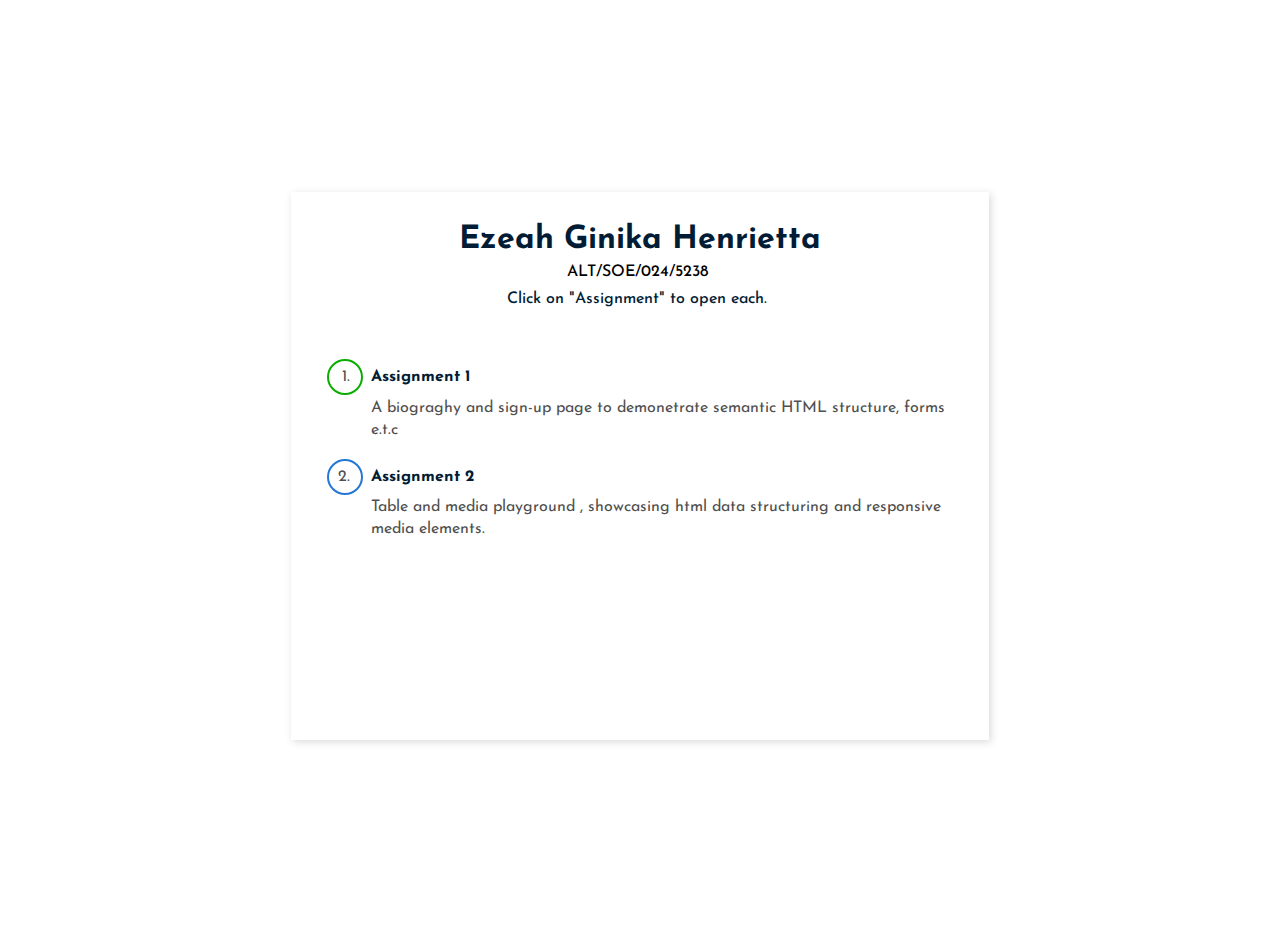
<file: index.html>
<!DOCTYPE html>
<html lang="en">

<head>
    <meta charset="UTF-8">
    <meta name="viewport" content="width=device-width, initial-scale=1.0">
    <title>HOME | HTML Assignments</title>
    <link href="https://fonts.googleapis.com/css2?family=Josefin+Sans:ital,wght@0,100..700;1,100..700&display=swap"
        rel="stylesheet">
    <link rel="stylesheet" href="main.css">

</head>

<body>
    <section class="container">
        <div class="title">
            <h1>Ezeah Ginika Henrietta</h1>
            <p>ALT/SOE/024/5238</p>
            <p class="description">Click on "Assignment" to open each.</p>
        </div>

        <div class="columns__wrapper">
            <div class="column">
                <ol class="alt__colors">
                    <li>
                        <a class="click__open" href="./assignment-1/index.html" >
                            <strong>Assignment 1</strong>
                        </a>
                        <p>A biograghy and sign-up page to demonetrate semantic HTML structure, forms e.t.c</p>
                    </li>
                    <li>
                        <a class="click__open" href="./assignment-2/table.html">
                            <strong>Assignment 2</strong>
                        </a>
                        <p>Table and media playground , showcasing html data structuring and responsive media elements.</p>
                    </li>
                </ol>
            </div>

        </div>
    </section>
</body>

</html>
</file>
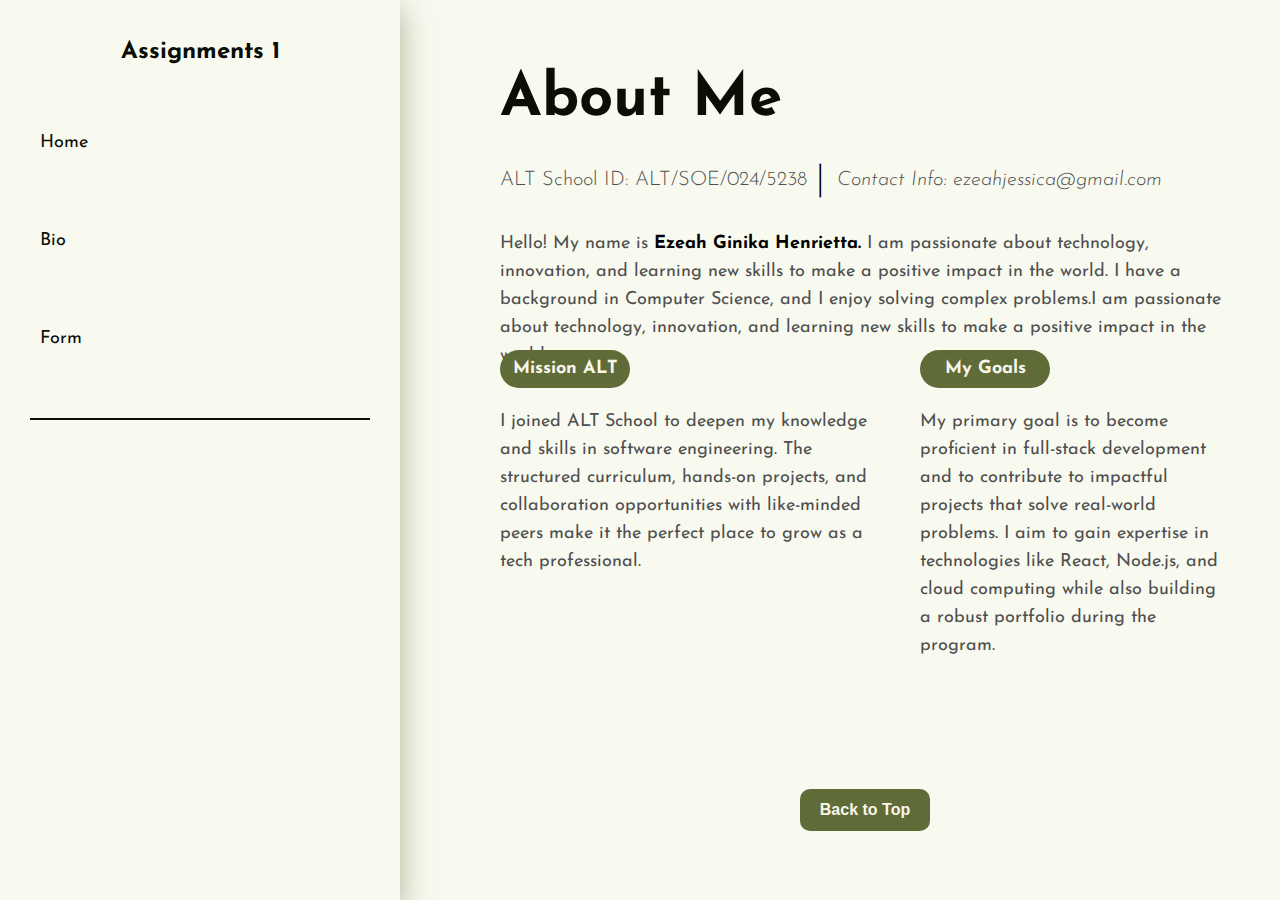
<file: assignment-1/index.html>
<!DOCTYPE html>
<html lang="en">
<head>
  <meta charset="UTF-8">
  <meta name="viewport" content="width=device-width, initial-scale=1.0">
  <title>About Me - ALT School</title>
  <link href="https://fonts.googleapis.com/css2?family=Josefin+Sans:ital,wght@0,100..700;1,100..700&display=swap"
  rel="stylesheet">
  <link rel="stylesheet" href="styles.css">
</head>
<body>
  <main>
    <section id="nav_panel">
      <nav>
        <h2 class="nav_title">Assignments 1</h2>
        <ul>
          <li><a href="../index.html">Home</a></li>
          <li><a href="index.html">Bio</a></li>
          <li><a href="form.html">Form</a></li>
        </ul>
      </nav>
    </section>
  
    <div class="main_container" >
      <section id="header"> <!--1-->
        <h1>About Me</h1>
        <a id="top"></a>
        <div class="details">
          <p>ALT School ID: ALT/SOE/024/5238</p>
          <p>Contact Info: ezeahjessica@gmail.com</p>
        </div>
      </section>
      <section id="biography"> <!--2-->
        <p>Hello! My name is <b>Ezeah Ginika Henrietta.</b> I am passionate about technology, innovation, and learning new skills to make a positive impact in the world. I have a background in Computer Science, and I enjoy solving complex problems.I am passionate about technology, innovation, and learning new skills to make a positive impact in the world.</p>
      </section>
  
      <section id="program_reason"> <!--3-->
        <h2>Mission ALT</h2>
        <p>I joined ALT School to deepen my knowledge and skills in software engineering. The structured curriculum, hands-on projects, and collaboration opportunities with like-minded peers make it the perfect place to grow as a tech professional.</p>
      </section>
  
      <section id="goals"> <!--4-->
        <h2>My Goals</h2>
        <p>My primary goal is to become proficient in full-stack development and to contribute to impactful projects that solve real-world problems. I aim to gain expertise in technologies like React, Node.js, and cloud computing while also building a robust portfolio during the program.</p>
      </section>

      <footer> <!--5-->
        <button><a href="#top">Back to Top</a></button>
      </footer>
    </div>
  </main>

</body>
</html>
</file>
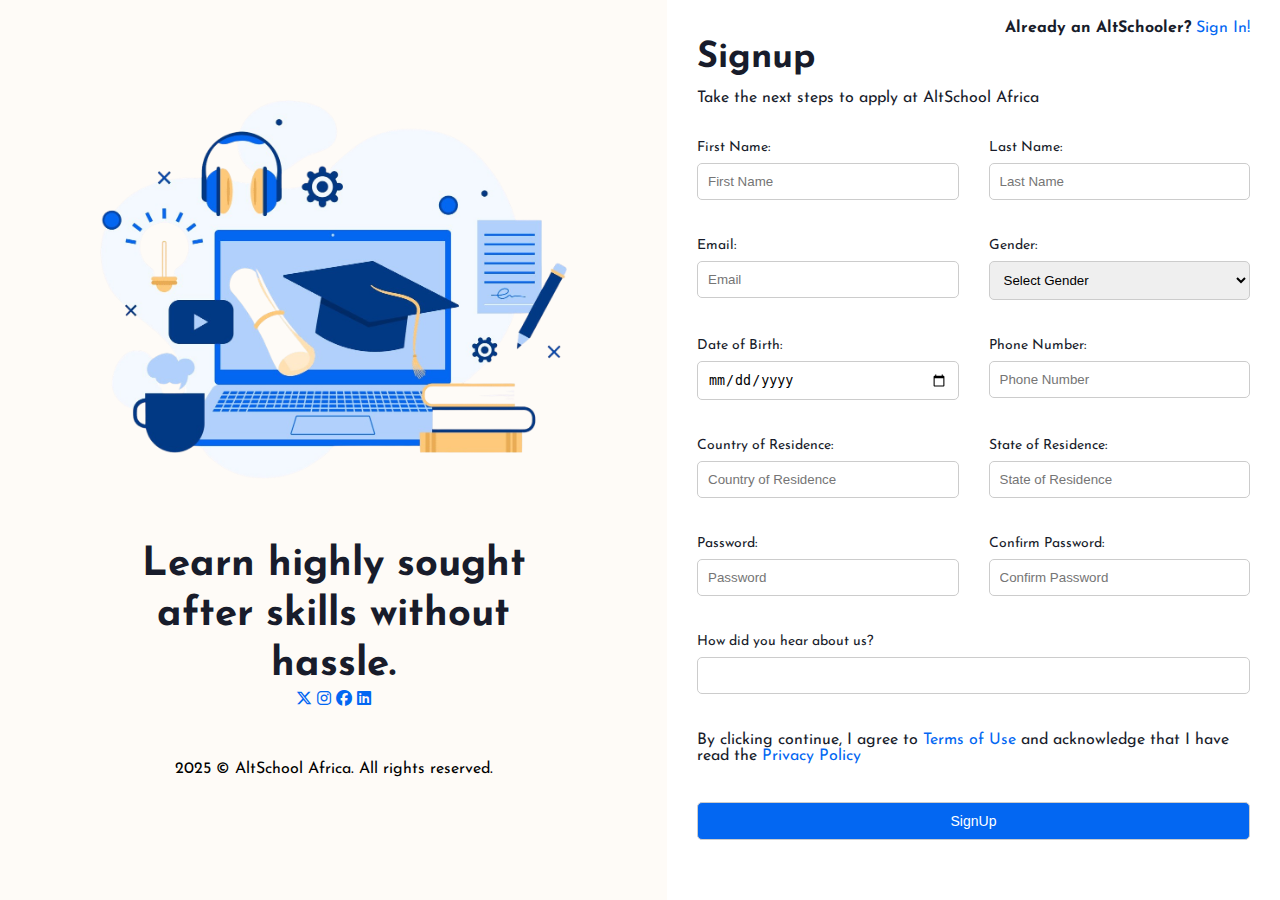
<file: assignment-1/form.html>
<!DOCTYPE html>
<html lang="en">
  <head>
    <meta charset="UTF-8" />
    <meta name="viewport" content="width=device-width, initial-scale=1.0" />
    <title>AltSchool | Sign up</title>
    <link rel="stylesheet" href="form.css" />
    <!-- fonts -->
    <link href="https://fonts.googleapis.com/css2?family=Josefin+Sans:ital,wght@0,100..700;1,100..700&display=swap"
    rel="stylesheet">

    <!-- icons -->
    <link rel="stylesheet" href="https://cdnjs.cloudflare.com/ajax/libs/font-awesome/6.5.1/css/all.min.css">
    </head>
  <body>
    <main>
        <!-- Right column -->
      <section class="header">
        <div class="exhibit">
          <img
            src="assets/exhibit.png"
            alt="Illustration symbolizing online learning"
            width="467"
            height="379"
          />
        </div>
        <h2>Learn highly sought after skills without hassle.</h2>

        <div class="social-icons">
            <a href="#"><i class="fa-brands fa-x-twitter"></i></a> 
            <a href="#"><i class="fa-brands fa-instagram"></i></a>
            <a href="#"><i class="fa-brands fa-facebook"></i></a>
            <a href="#"><i class="fa-brands fa-linkedin"></i></a>
        </div>

        <footer>2025 © AltSchool Africa. All rights reserved.</footer>
      </section>

      <!-- Left column -->
      <section class="signup">
        <p class="signin-link"><b>Already an AltSchooler? </b><a href="">Sign In!</a></p>
        <h1>Signup</h1>
        <p>Take the next steps to apply at AltSchool Africa</p>
        <!-- Sign up form -->
        <div class="form">
          <form action="#" method="POST">
            <label for="first-name"
              >First Name:
              <input
                type="text"
                id="first-name"
                name="first-name"
                placeholder="First Name"
                required
              />
            </label>

            <label for="last-name"
              >Last Name:
              <input
                type="text"
                id="last-name"
                name="last-name"
                placeholder="Last Name"
                required
              />
            </label>

            <label for="email"
              >Email:
              <input
                type="email"
                id="email"
                name="email"
                placeholder="Email"
                required
              />
            </label>

            <label for="gender"
              >Gender:

              <select id="gender" name="gender" required>
                <option value="">Select Gender</option>
                <option value="male">Male</option>
                <option value="female">Female</option>
                <option value="other">Other</option>
              </select>
            </label>

            <label for="dob"
              >Date of Birth:

              <input type="date" id="dob" name="dob" required />
            </label>

            <label for="phone"
              >Phone Number:

              <input
                type="tel"
                id="phone"
                name="phone"
                placeholder="Phone Number"
                required
              />
            </label>

            <label for="country"
              >Country of Residence:

              <input
                type="text"
                id="country"
                name="country"
                placeholder="Country of Residence"
                required
              />
            </label>

            <label for="state">State of Residence: 
                
                <input
                type="text"
                id="state"
                name="state"
                placeholder="State of Residence"
                required
                />
            </label>

            <label for="password">Password:

                <input
                type="password"
                id="password"
                name="password"
                placeholder="Password"
                required
                />
            </label>

            <label for="confirm-password">Confirm Password:

                <input
                type="password"
                id="confirm-password"
                name="confirm-password"
                placeholder="Confirm Password"
                required
                />
            </label>

            <label for="referral">How did you hear about us?

                <input type="text" id="referral" name="referral" />
            </label>

            <p>
              By clicking continue, I agree to <a href="#">Terms of Use</a> and
              acknowledge that I have read the <a href="#">Privacy Policy</a>
            </p>

            <button type="submit">SignUp</button>
          </form>
        </div>
      </section>
    </main>
  </body>
</html>
</file>
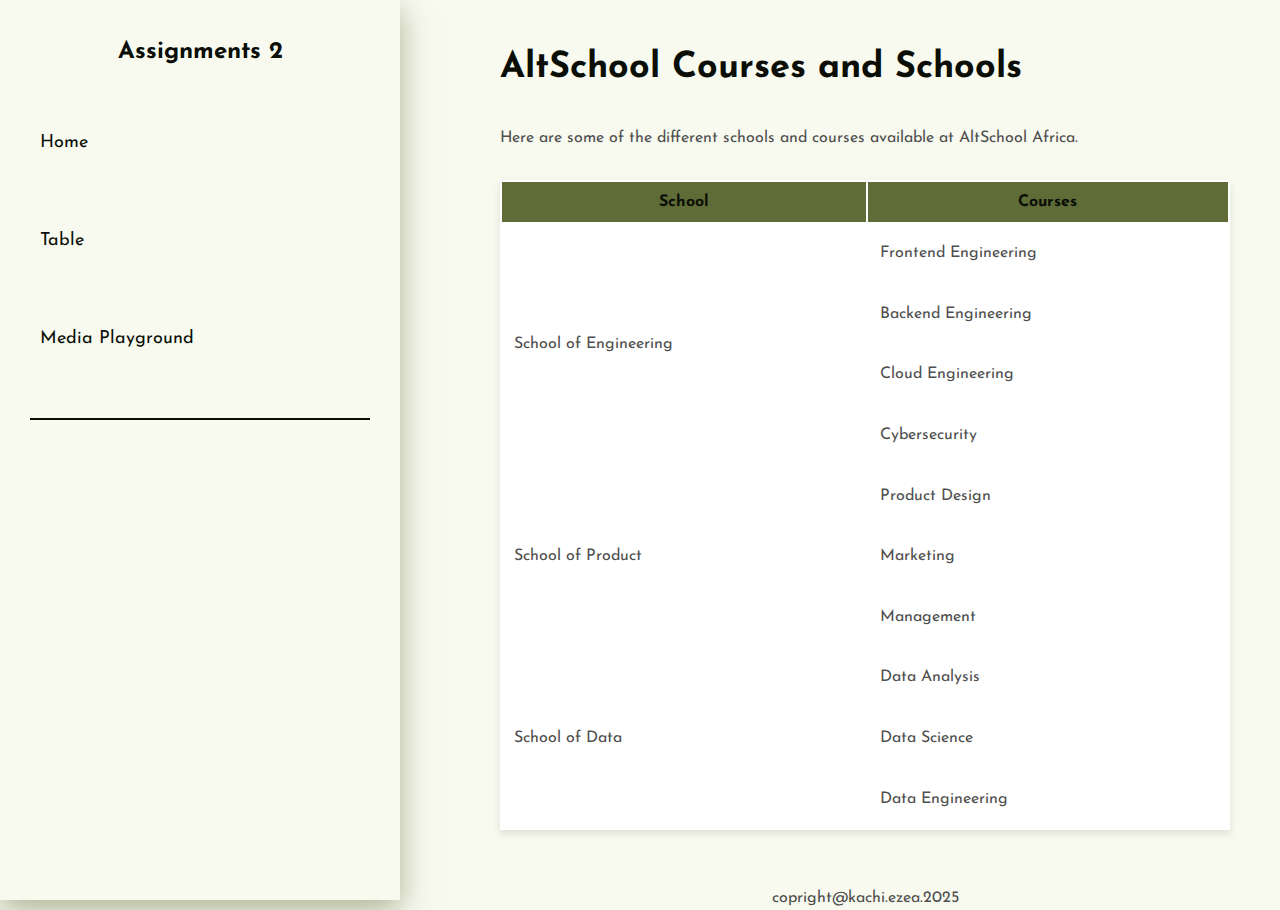
<file: assignment-2/table.html>
<!DOCTYPE html>
<html lang="en">
  <head>
    <meta charset="UTF-8">
    <meta name="viewport" content="width=device-width, initial-scale=1.0">
    <title>AltSchool | Courses - Schools</title>
    <link rel="stylesheet" href="table.css">

    <!-- fonts -->
    <link href="https://fonts.googleapis.com/css2?family=Josefin+Sans:ital,wght@0,100..700;1,100..700&display=swap" rel="stylesheet">
  </head>
  <body>
    <main>
      <!-- Side Panel -->
      <section id="nav_panel">
        <nav>
          <h2 class="nav_title">Assignments 2</h2>
          <ul>
            <li><a href="../index.html">Home</a></li>
            <li><a href="table.html">Table</a></li>
            <li><a href="media.html">Media Playground</a></li>
          </ul>
        </nav>
      </section>

      <!-- Main container -->
      <section class="main_container">
        <h1>AltSchool Courses and Schools</h1>
        <p>Here are some of the different schools and courses available at AltSchool Africa.</p>
       <!-- Table  -->
        <table>
          <thead>
            <tr>
              <th>School</th>
              <th>Courses</th>
            </tr>
          </thead>
          <tbody>
            <tr>
              <td rowspan="4">School of Engineering</td>
              <td>Frontend Engineering</td>
            </tr>
            <tr>
              <td>Backend Engineering</td>
            </tr>
            <tr>
              <td>Cloud Engineering</td>
            </tr>
            <tr>
              <td>Cybersecurity</td>
            </tr>
    
            <tr>
              <td rowspan="3">School of Product</td>
              <td>Product Design</td>
            </tr>
            <tr>
              <td>Marketing</td>
            </tr>
            <tr>
              <td>Management</td>
            </tr>
    
            <tr>
              <td rowspan="3">School of Data</td>
              <td>Data Analysis</td>
            </tr>
            <tr>
              <td>Data Science</td>
            </tr>
            <tr>
              <td>Data Engineering</td>
            </tr>
          </tbody>
        </table>

        <footer>
          <p>copright@kachi.ezea.2025</p>
        </footer>
      </section>
    </main>
  </body>
</html>
</file>
<file: main.css>
body {
    margin: 0;
    min-height: 100vh;
    display: grid;
    place-items: center;
    font-family: "Josefin Sans", serif;
    padding: 1rem;
}

.container {
    width: min(650px, 90%);
    height: auto;
    min-height: 500px;
    padding: 1.5rem;
    box-shadow: rgba(0, 0, 0, 0.15) 2px 2px 8px;
}

.title {
    margin: 0.5rem 0;
    text-align: center;
    padding-bottom: 1rem;
}

.title p {
    margin: 0.5rem 0 0 7rem;
    max-width: 420px;
    font-weight: 500;
}

.container h1 {
    font-size: clamp(1.5rem, 4vw, 2rem);
    margin: 0.5rem 0;
    color: #011C34;
}

.description {
    text-align: center;
    max-width: 80%;
    margin: 0.5rem auto;
    line-height: 1.4;
    color: #011C34;
}

.columns__wrapper {
    display: grid;
    grid-template-columns: repeat(auto-fit, minmax(250px, 1fr));
    gap: 1.5rem;
    margin-top: 1rem;
}

.column {
    width: 100%;
}

ol {
    padding-left: 2.5rem;
    margin: 0;
}

li {
    position: relative;
    color: #4F4F4F;
    padding: 0 1rem;
    margin-top: 1.5rem;
    font-size: 1rem;
    line-height: 1.4;
}

li:before {
    content: '';
    display: block;
    width: 32px;
    height: 32px;
    top: -7px;
    left: -28px;
    border-radius: 50%;
    border: 2px solid #ddd;
    position: absolute;
}

.open__link {
    position: absolute;
    right: 40%;
    top: 2%;
    width: 20px;
    height: 20px;
    opacity: 0.6;
    cursor: pointer;
    background: url("./open-icon.svg") no-repeat;
    transition: opacity 0.2s ease;
    text-decoration: none;
}

.open__link:hover {
    opacity: 1;
}

li a {
    color: #011C34;
    text-decoration: none;
    transition: opacity 0.2s ease;
}

li a:hover {
    opacity: 0.7;
}

ol.alt__colors li:nth-child(odd):before {
    border-color: #0BAD02;
}

ol.alt__colors li:nth-child(even):before {
    border-color: #2378D5;
}

li p {
    margin-top: 0.5rem;
    margin-bottom: 0;
}

@media (max-width: 768px) {
    .container {
        padding: 1rem;
        margin: 0.5rem;
    }

    .description {
        max-width: 100%;
    }

    li {
        padding-right: 2rem;
    }

    .open__link {
        right: 40%;
    }
}

@media (max-width: 480px) {
    .container {
        padding: 2rem 0.7rem;
    }

    ol {
        padding-left: 2rem;
    }

    li:before {
        width: 24px;
        height: 24px;
        left: -24.5px;
        top: -3px;
    }

    .column-2 {
        margin-top: -20px;
    }

    .open__link {
        right: 40%;
    }

    .title {
        margin: 0;
        text-align: center;
        padding-bottom: 0;
    }

    .title p {
        margin: 0.5rem 0 0 0.5rem;
        max-width: 360px;
    }
}
</file>
<file: assignment-1/styles.css>
/* General Styles */
* {
    box-sizing: border-box;
    margin: 0;
    padding: 0;
  }

  
  body {
    font-family: 'Josefin Sans', sans-serif;
    background-color: #F8FAF0;
  }
  
  main {
    min-height: 100vh;
    width: 100%;
    display: grid;
    grid-template-columns: 400px auto;
  }
  
  
  #nav_panel{
    max-width: 400px;
    width: 100%;
    min-height: 100vh;
    max-height: 100vh;
    background-color: #F8FAF0;
    box-shadow: 0px 10px 30px rgba(96, 108, 56, 0.5);
  }
  
  .nav_title{
    text-align: center;
    margin-top: 20px;
    font-size: 24px;
    
  }
  
  #nav_panel nav{
    padding: 20px 30px;
    color: #0a0e06;
  }
  
  #nav_panel nav ul{
    list-style: none;
    border-bottom: 2px solid;
    margin-top: 50px;
    width: 100%;
  }
  
  #nav_panel nav ul li{
    display: block;
    width: 100%;
    padding: 10px;
    margin: 60px 0;
    border-radius: 10px;
    transition: 0.3s;
    font-size: 18px;
    
  }
  
  #nav_panel nav ul li a {
    display: block;
    color: #0a0e06;
    text-decoration: none;
  }
    
  #nav_panel nav ul li:hover{
    background-color: #606C3880;
    transform: translateY(-2px);
    
  }
  
  #nav_panel nav ul li:hover a{
    color: #283618;
  }
  
  
  .main_container{
    padding-top: 50px;
    padding-left: 100px;
    padding-right: 50px;
    display: grid;
    grid-template-rows: 140px 100px; 
    grid-template-columns: 400px; 
    gap: 20px;
    color: #4F4F4F;
    
    
  }
  
.main_container h1,
.main_container h2 {
    color: #0a0e06;
  }

  
  #header {
    display: flex;
    flex-direction: column;
    grid-column: span 2;
    
  }
  
  #header h1{
    font-size: 60px;
    font-weight: 800;
    margin-bottom: 40px;
    
  }
  
  .details{
    font-size: 20px;
    display: flex;
    gap: 30px;
    align-items: center;
  }
  
  .details p{
    font-weight:300;
    position: relative;
    
  }
  
  .details p:not(:last-child)::after {
    content: "|";
    position: absolute;
    right: -18px;
    top: -8px;
    color: black; 
    font-size: 36px;
  }

  .details p:nth-child(2){
    font-style: italic;
  }
  
  .main_container section{
    margin: 20px 0;
    
  } 
  #biography{
    grid-column: span 2; 
  } 
  
  #biography p,
  #program_reason p,
  #goals p{
    font-size: 18px;
    line-height: 28px;
    
  }
  
  
  .main_container h2{
    font-size: 18px;
    background-color: #606C38;
    color: #F8F5E9;
    padding: 10px;
    width: 130px;
    border-radius: 30px;
    text-align: center;
    margin-bottom: 20px;
  
  }

  #program_reason p{
    padding-right: 20px;
  }



  /* Footer */
  footer {
    text-align: center;
    padding: 20px;
    margin-top: 20px;
    grid-column: span 2;
  }
  
  button {
    color: white;
    border: none;
    padding: 12px 20px;
    font-size: 1em;
    border-radius: 10px;
    cursor: pointer;
    transition: 0.3s;
    background-color: #606C38;
    
    
  }

  b{
    color: #000000;
  }
  
  button:hover {
    transform: translateY(-2px);
    background: #151c0d;
  }
  
  button a {
    color: #F8F5E9;
    text-decoration: none;
    font-weight: bold;
  }
</file>
<file: assignment-1/form.css>
* {
    margin: 0;
    padding: 0;
    box-sizing: border-box;
}

body {
    display: flex;
    width: 100%;
    height: 100vh;
    font-family: 'Josefin Sans', sans-serif;

}

main{
    display: grid;
    grid-template-columns: 1fr 1fr;
    max-height: 100vh;
}

.header {
    background-color: #fefbf7;
    display: grid;
    grid-template-rows: 380px 150px;
    justify-content: center;
    text-align: center; 
    width: fit-content;
    padding: 100px 100px;
    gap: 30px;
    margin: 0 auto; 
}


.header h2{
    font-size: 40px;
    text-align: center;
    margin: 30px 0;
    line-height: 50px;
    color: #181c2b;
}

.social-icons a {
    color:  #0367f2;
    text-decoration: none;
}


.signup {
    width: 100%;
    display: grid;
    grid-template-rows: 20px 50px 50px 500px;
    padding: 20px 30px;
    color: #181c2b;
}

.signin-link{
    text-align: right;
}

.signin-link a,
form p a{
    text-decoration: none;
    color:  #0367f2;

}

.signup h1{
    font-size: 36px;
}

.signup p{
    font-size: 16px;
}

form {
    width: 100%;
    display: grid;
    grid-template-columns: 1fr 1fr;
    gap: 30px;
}

label{
    font-weight: 400;
    font-size: 14px;
}

form label:last-of-type,
form p,
form button[type="submit"] {
    grid-column: span 2;

}

input, select, button {
    margin: 8px 0;
    padding: 10px;
    border: 1px solid #ccc;
    border-radius: 5px;
    width: 100%;

}


button {
    width: 100%;
    background-color: #0367f2;
    color: white;
    cursor: pointer;
    font-size: 14px;
}

button:hover {
    background-color: #0056b3;
}
</file>
<file: assignment-2/table.css>
* {
  box-sizing: border-box;
  margin: 0;
  padding: 0;
}

body {
  font-family: "Josefin Sans", sans-serif;
  background-color: #f8faf0;
}

main {
  min-height: 100vh;
  width: 100%;
  display: grid;
  grid-template-columns: 400px auto;
}

#nav_panel {
  max-width: 400px;
  width: 100%;
  min-height: 100vh;
  max-height: 100vh;
  background-color: #f8faf0;
  box-shadow: 0px 10px 30px rgba(96, 108, 56, 0.5);
}

.nav_title {
  text-align: center;
  margin-top: 20px;
  font-size: 24px;
}

#nav_panel nav {
  padding: 20px 30px;
  color: #0a0e06;
}

#nav_panel nav ul {
  list-style: none;
  border-bottom: 2px solid;
  margin-top: 50px;
  width: 100%;
}

#nav_panel nav ul li {
  display: block;
  width: 100%;
  padding: 10px;
  margin: 60px 0;
  border-radius: 10px;
  transition: 0.3s;
  font-size: 18px;
}

#nav_panel nav ul li a {
  display: block;
  color: #0a0e06;
  text-decoration: none;
}

#nav_panel nav ul li:hover {
  background-color: #606c3880;
  transform: translateY(-2px);
}

#nav_panel nav ul li:hover a {
  color: #283618;
}

.main_container {
  padding-top: 50px;
  padding-left: 100px;
  padding-right: 50px;
  display: grid;
  grid-template-rows: 60px 30px auto 50px;
  gap: 20px;
  color: #4f4f4f;
}

.main_container h1{
  font-size: 36px;
  font-weight: 800;
  margin-bottom: 40px;
  color: #0a0e06;
  
}


table {
  box-shadow: 0 4px 8px rgba(0, 0, 0, 0.1);
  border: none;
  background-color: white;
}

thead tr{
  color: #0a0e06;
  background-color: #606C38;
}

td, th {
  padding: 12px;
}

footer {
  text-align: center;
  padding: 20px;
  margin-top: 20px;
}
</file>
